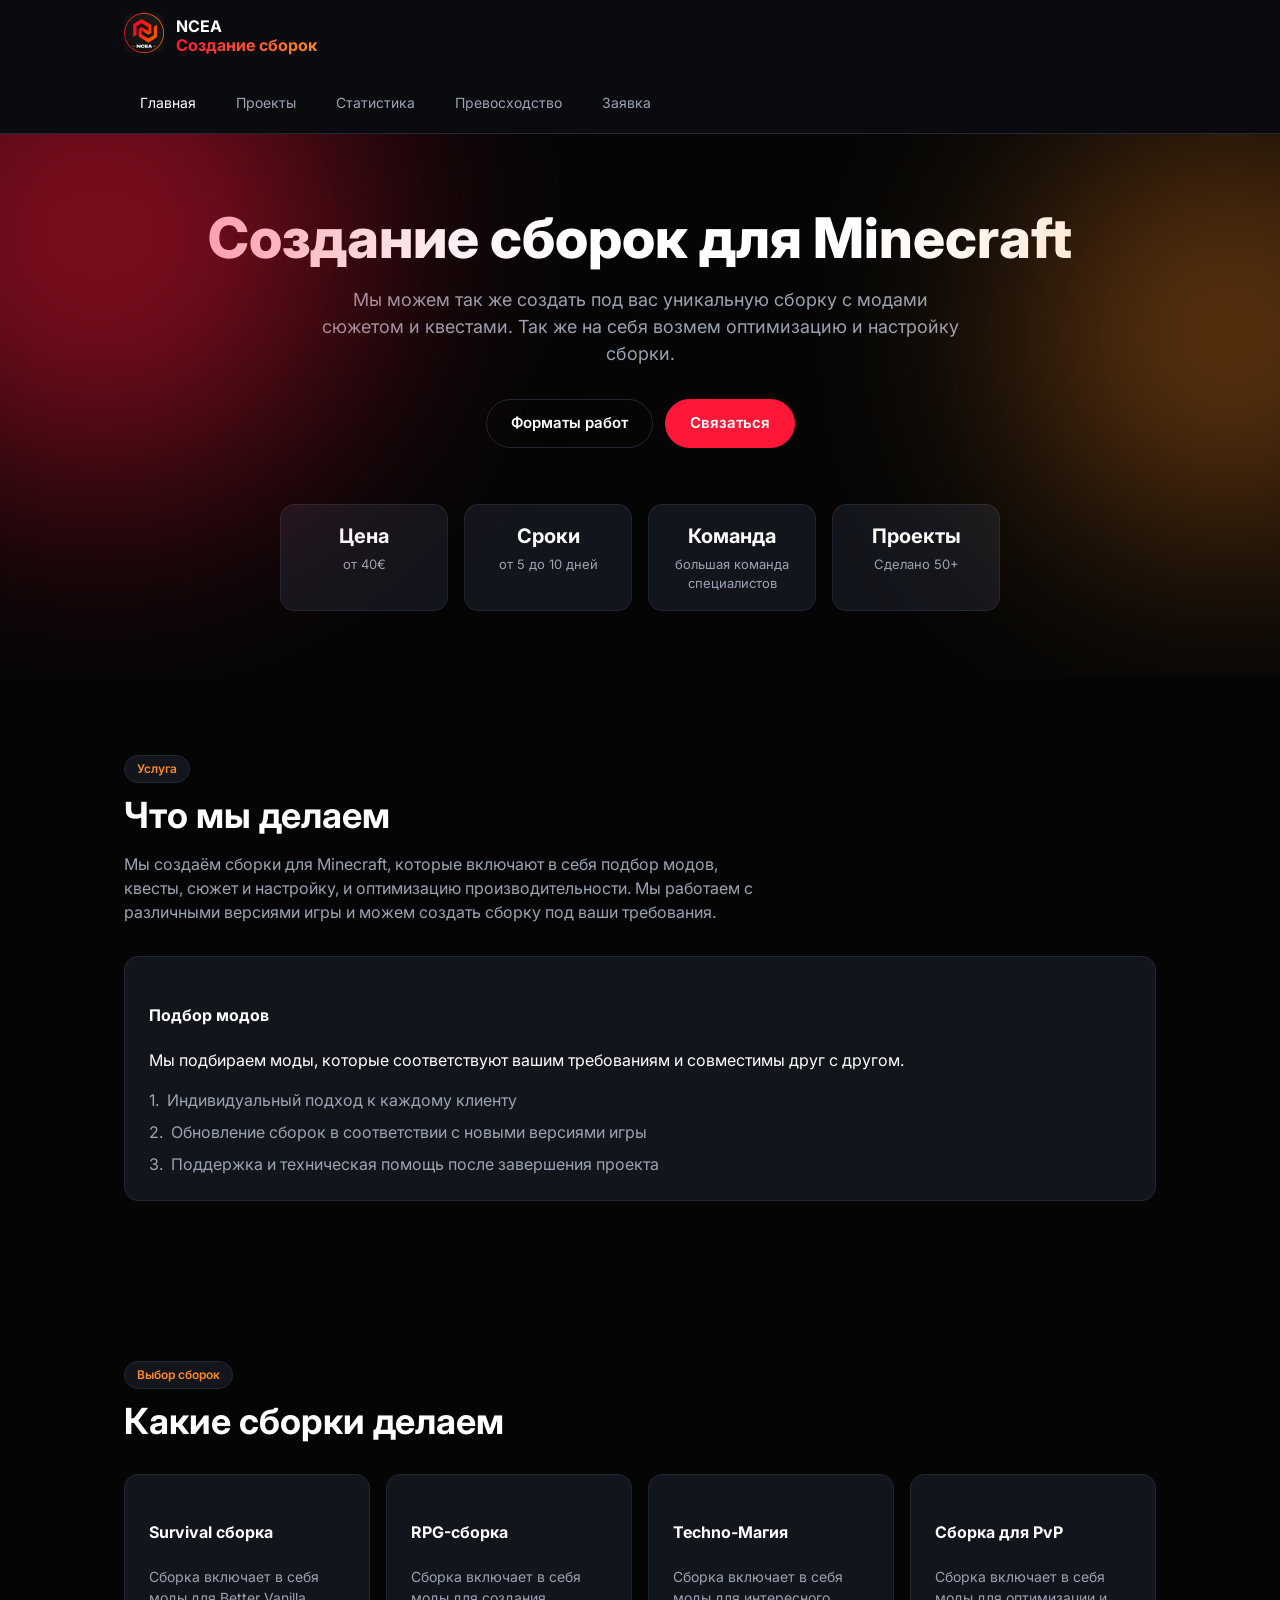
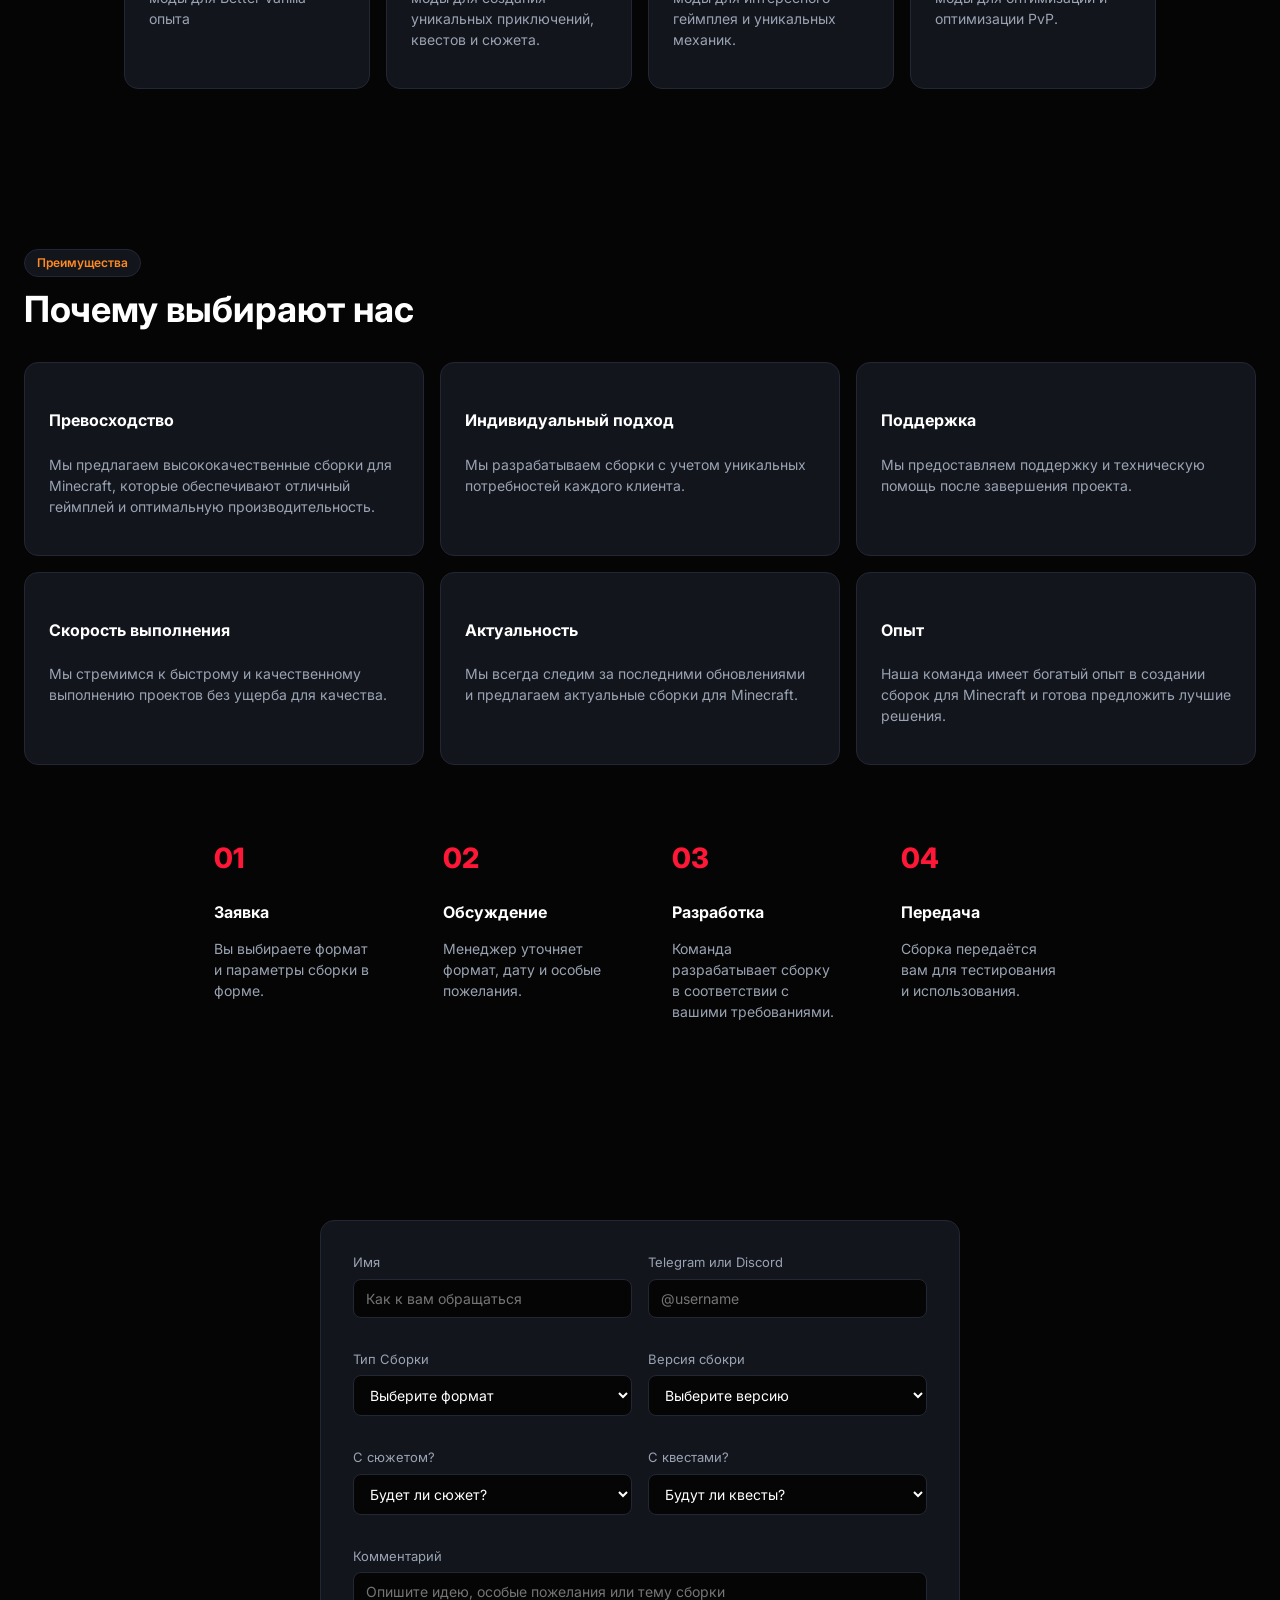
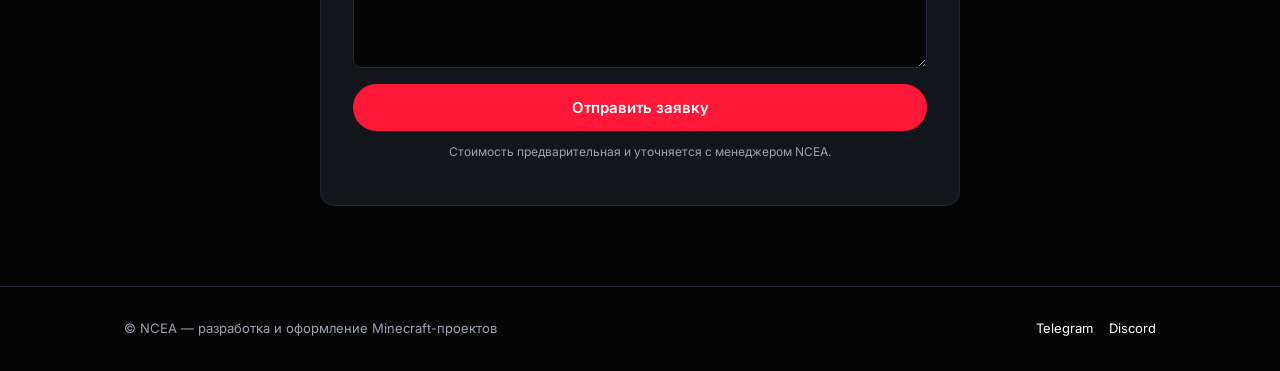
<file: index.html>
<!DOCTYPE html>
<html lang="ru">
<head>
  <meta charset="UTF-8">
  <meta name="viewport" content="width=device-width, initial-scale=1.0, viewport-fit=cover">
  <title>Заказать сборку — NCEA</title>
  <meta name="description" content="Создание сборки для Minecraft: подбор модов, настройка конфигурации, оптимизация производительности.">
  <link rel="preconnect" href="https://fonts.googleapis.com">
  <link rel="preconnect" href="https://fonts.gstatic.com" crossorigin>
  <link href="https://fonts.googleapis.com/css2?family=Inter:wght@400;500;700;800&display=swap" rel="stylesheet">
  <link rel="stylesheet" href="main.css">
</head>
<body>
    <header class="site-header">
        <div class="nv-header">
            <div class="nv-bar">
                <a href="#" class="nv-logo">
                    <span class="nv-logo-icon"><img src="Logo.jpg" alt="NCEA Logo"></span>
                    <span class="nv-logo-text">NCEA<br><span class="text-gradient">Создание сборок</span></span>
                </a>
            </div>
                <nav class="nv-list" id="nv-list">
                    <span class="nv-pill" id="nv-pill"></span>
                    <a href="#hero" class="nv-item is-active">Главная</a>
                    <a href="#portfolio" class="nv-item">Проекты</a>
                    <a href="#stats" class="nv-item">Статистика</a>
                    <a href="#excellence" class="nv-item">Превосходство</a>
                    <a href="#contact" class="nv-item">Заявка</a>
                </nav>
                </div>
                <div class="nv-mobile" id="nv-mobile">
                    <a href="#hero" class="nv-mobile-item">Главная</a>
                    <a href="#portfolio" class="nv-mobile-item">Проекты</a>
                    <a href="#stats" class="nv-mobile-item">Статистика</a>
                    <a href="#excellence" class="nv-mobile-item">Превосходство</a>
                    <a href="#contact" class="nv-mobile-item">Заявка</a>
                </div>
            </div>
    </header>
    <section class="hero" id="hero">
    <div class="wrap">
            <h1>Создание сборок для Minecraft</h1>
            <p class="hero-text">Мы можем так же создать под вас уникальную сборку с модами сюжетом и квестами. Так же на себя возмем оптимизацию и настройку сборки.</p>
            
        
        <div class="hero-btn">
            <a href="#contact">Форматы работ</a>
            <a href="#contact" class="btn btn-primary">Связаться</a>
        </div>
        <div class="hero_stats">
            <div class="stats"><b>Цена</b><span>от 40€</span></div>
            <div class="stats"><b>Сроки</b><span>от 5 до 10 дней</span></div>
            <div class="stats"><b>Команда</b><span>большая команда специалистов</span></div>
            <div class="stats"><b>Проекты</b><span>Сделано 50+</span></div>
        </div>
    </div>
    </section>
    <section id="about">
        <div class="wrap">
            <div class="about-text reveal">
                <span class="about-tag">Услуга</span>
                <h2 class="about-title">Что мы делаем</h2>
                <p class="about-description">Мы создаём сборки для Minecraft, которые включают в себя подбор модов, квесты, сюжет и настройку, и оптимизацию производительности. Мы работаем с различными версиями игры и можем создать сборку под ваши требования.</p>

            </div>
            <div class="about-grid" id="stats">
                <div class="about-card reveal">
                    <h4>Подбор модов</h4>
                    <p>Мы подбираем моды, которые соответствуют вашим требованиям и совместимы друг с другом.</p>
                    <ul class="about-list">
                        <li><span class="icon">1.</span> Индивидуальный подход к каждому клиенту</li>
                        <li><span class="icon">2.</span> Обновление сборок в соответствии с новыми версиями игры</li>
                        <li><span class="icon">3.</span> Поддержка и техническая помощь после завершения проекта</li>
                    </ul>

                </div>
            </div>
        </div>

    </section>
    <section id="portfolio">
        <div class="wrap">
            <span class="portfolio-tag">Выбор сборок</span>
            <div class="portfolio-grid">
                <h2 class="portfolio-title">Какие сборки делаем</h2>
                <div class="portfolio-card reveal">
                    <h4>Survival сборка</h4>
                    <p>Сборка включает в себя моды для Better Vanilla опыта</p>
                </div>
                <div class="portfolio-card reveal">
                    <h4>RPG-сборка</h4>
                    <p>Сборка включает в себя моды для создания уникальных приключений, квестов и сюжета.</p>
                </div>
                <div class="portfolio-card reveal">
                    <h4>Techno-Магия</h4>
                    <p>Сборка включает в себя моды для интересного геймплея и уникальных механик.</p>
                </div>
                <div class="portfolio-card reveal">
                    <h4>Сборка для PvP</h4>
                    <p>Сборка включает в себя моды для оптимизации и оптимизации PvP.</p>
                </div>
            </div>
        </div>

    </section>
    <section id="excellence">
    <div class="wrap"></div>
        <div class="exce-grid">
            <div class="exce-text reveal">
            <span class="exce-tag">Преимущества</span>
            <h2 class="exce-title">Почему выбирают нас</h2>
            </div>
            <div class="exce-card">
                <h4>Превосходство</h4>
                <p>Мы предлагаем высококачественные сборки для Minecraft, которые обеспечивают отличный геймплей и оптимальную производительность.</p>
            </div>
            <div class="exce-card">
                <h4>Индивидуальный подход</h4>
                <p>Мы разрабатываем сборки с учетом уникальных потребностей каждого клиента.</p>
            </div>
            <div class="exce-card">
                <h4>Поддержка</h4>
                <p>Мы предоставляем поддержку и техническую помощь после завершения проекта.</p>
            </div>
            <div class="exce-card">
                <h4>Скорость выполнения</h4>
                <p>Мы стремимся к быстрому и качественному выполнению проектов без ущерба для качества.</p>
            </div>
            <div class="exce-card">
                <h4>Актуальность</h4>
                <p>Мы всегда следим за последними обновлениями и предлагаем актуальные сборки для Minecraft.</p>
            </div>
            <div class="exce-card">
                <h4>Опыт</h4>
                <p>Наша команда имеет богатый опыт в создании сборок для Minecraft и готова предложить лучшие решения.</p>
            </div>
        </div>
        <div class="process-wrapper">
            <div class="exce-process step">
                <div class="n">01</div>
                <h4>Заявка</h4>
                <p>Вы выбираете формат и параметры сборки в форме.</p>
            </div>
            <div class="exce-process step">
                <div class="n">02</div>
                <h4>Обсуждение</h4>
                <p>Менеджер уточняет формат, дату и особые пожелания.</p>
            </div>
            <div class="exce-process step">
                <div class="n">03</div>
                <h4>Разработка</h4>
                <p>Команда разрабатывает сборку в соответствии с вашими требованиями.</p>
            </div>
            <div class="exce-process step">
                <div class="n">04</div>
                <h4>Передача</h4>
                <p>Сборка передаётся вам для тестирования и использования.</p>
            </div>
        </div>
    </div>

        </section>
    <section id="contact">
        <div class="wrap">
            <div class="contact-form">
                <form id="order-form">
        <div class="row2">
          <div class="field">
            <label for="name">Имя</label>
            <input id="name" name="name" type="text" placeholder="Как к вам обращаться" required>
          </div>
          <div class="field">
            <label for="contact-info">Telegram или Discord</label>
            <input id="contact-info" name="contact" type="text" placeholder="@username" required>
          </div>
        </div>

        <div class="row2">
          <div class="field">
            <label for="type">Тип Сборки</label>
            <select id="type" name="type" required>
              <option value="">Выберите формат</option>
              <option>Survival сборка</option>
              <option>RPG-сборка</option>
              <option>Techno-Магия</option>
              <option>Сборка для PvP</option>
            </select>
          </div>
          <div class="field">
            <label for="version">Версия сбокри</label>
            <select id="version" name="version" required>
              <option value="">Выберите версию</option>
              <option>1.7.10</option>
              <option>1.8.9</option>
              <option>1.12.2</option>
              <option>1.16.5</option>
              <option>1.18.2</option>
              <option>1.19.4</option>
              <option>1.20.1</option>
              <option>1.20.4</option>
              <option>1.21</option>
              <option>1.21.4 latest</option>
            </select>
          </div>
        </div>

        <div class="row2">
          <div class="field">
            <label for="version">С сюжетом?</label>
            <select id="story" name="story" required>
              <option value="">Будет ли сюжет?</option>
                <option>да</option>
                <option>Нет</option>
            </select>
          </div>
            <div class="field">
                <label for="version">С квестами?</label>
                <select id="quest" name="quest" required>
                <option value="">Будут ли квесты?</option>
                    <option>да</option>
                    <option>Нет</option>
                </select>
            </div>
        </div>

        <div class="field">
          <label for="comment">Комментарий</label>
          <textarea id="comment" name="comment" placeholder="Опишите идею, особые пожелания или тему сборки"></textarea>
        </div>

        <button type="submit" class="submit-btn">Отправить заявку</button>
        <p class="form-note">Стоимость предварительная и уточняется с менеджером NCEA.</p>
        <div class="success-box" id="success-box">✓ Заявка отправлена. Менеджер свяжется с вами в ближайшее время.</div>
      </form>
    </div>
  </div>
</section>
        <footer>
  <div class="wrap">
    <span class="fmuted">© NCEA — разработка и оформление Minecraft-проектов</span>
    <div class="flinks">
      <a href="https://t.me/" target="_blank" rel="noopener">Telegram</a>
      <a href="#" target="_blank" rel="noopener">Discord</a>
    </div>
  </div>
</footer>
<script src="script.js"></script>
</body>
</html>
</file>
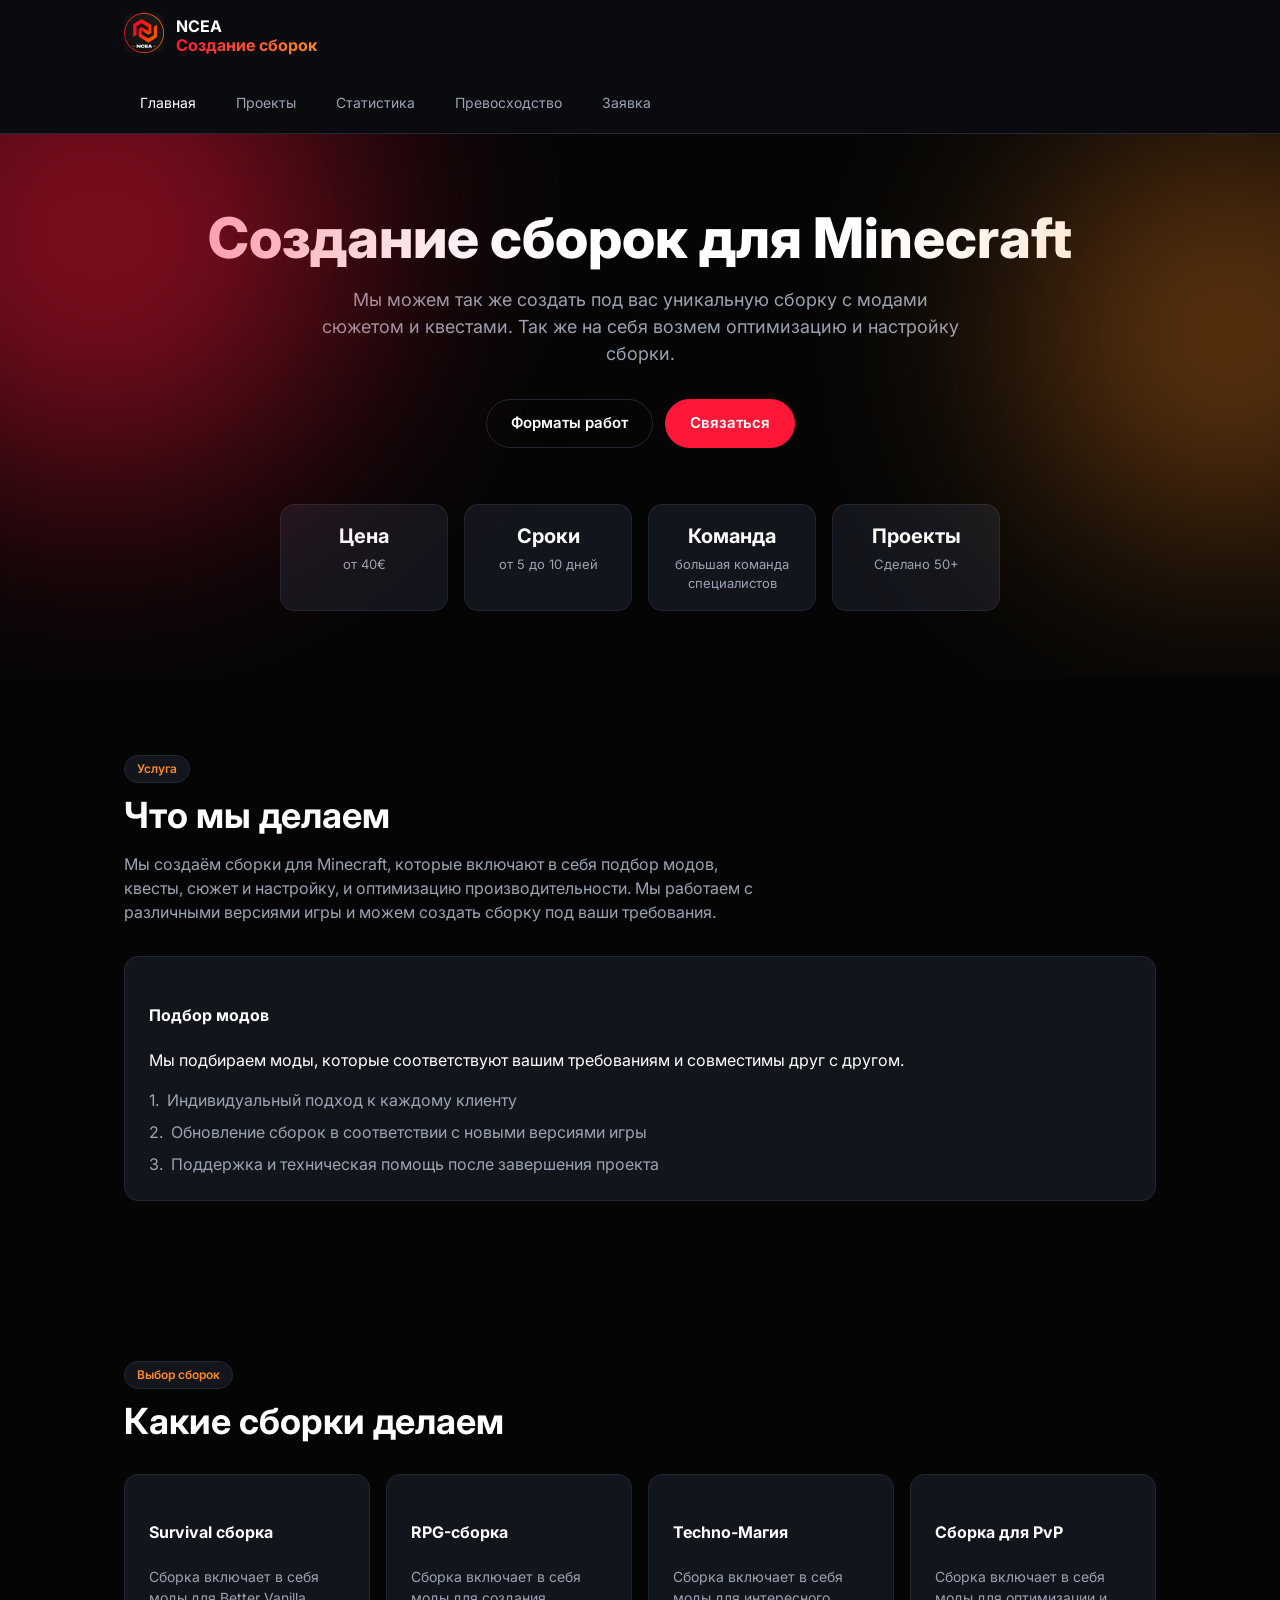
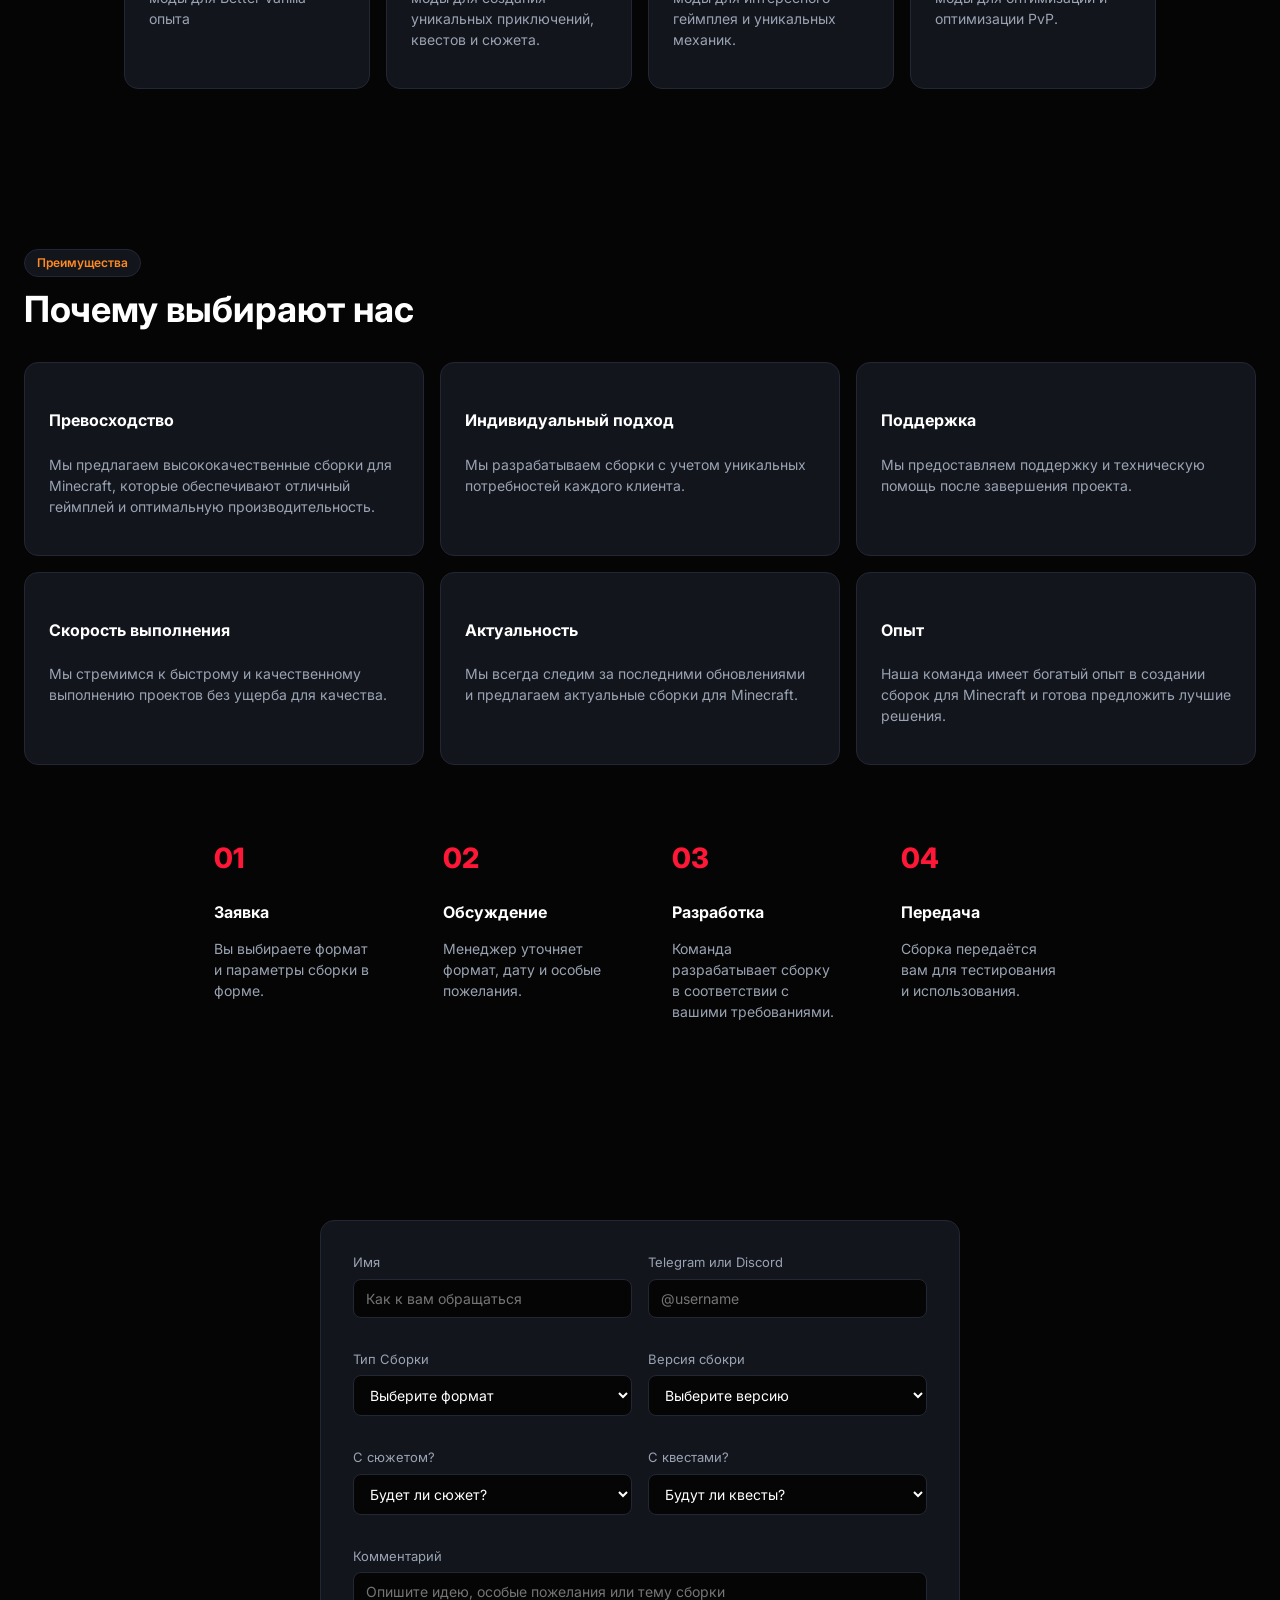
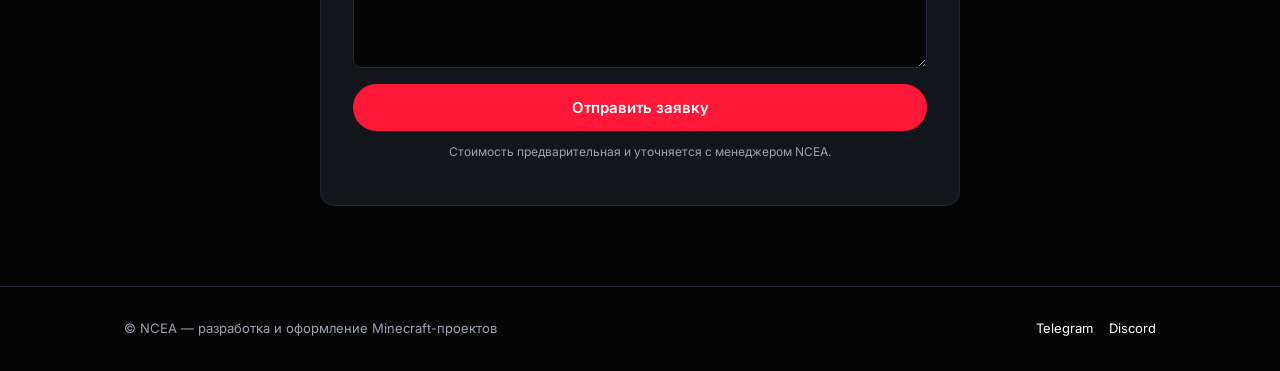
<file: directory-1/main.html>
<!DOCTYPE html>
<html lang="ru">
<head>
  <meta charset="UTF-8">
  <meta name="viewport" content="width=device-width, initial-scale=1.0, viewport-fit=cover">
  <title>Заказать сборку — NCEA</title>
  <meta name="description" content="Создание сборки для Minecraft: подбор модов, настройка конфигурации, оптимизация производительности.">
  <link rel="preconnect" href="https://fonts.googleapis.com">
  <link rel="preconnect" href="https://fonts.gstatic.com" crossorigin>
  <link href="https://fonts.googleapis.com/css2?family=Inter:wght@400;500;700;800&display=swap" rel="stylesheet">
  <link rel="stylesheet" href="../css/main.css">
</head>
<body>
    <header class="site-header">
        <div class="nv-header">
            <div class="nv-bar">
                <a href="#" class="nv-logo">
                    <span class="nv-logo-icon"><img src="../img/Logo.jpg" alt="NCEA Logo"></span>
                    <span class="nv-logo-text">NCEA<br><span class="text-gradient">Создание сборок</span></span>
                </a>
            </div>
                <nav class="nv-list" id="nv-list">
                    <span class="nv-pill" id="nv-pill"></span>
                    <a href="#hero" class="nv-item is-active">Главная</a>
                    <a href="#portfolio" class="nv-item">Проекты</a>
                    <a href="#stats" class="nv-item">Статистика</a>
                    <a href="#excellence" class="nv-item">Превосходство</a>
                    <a href="#contact" class="nv-item">Заявка</a>
                </nav>
                </div>
                <div class="nv-mobile" id="nv-mobile">
                    <a href="#hero" class="nv-mobile-item">Главная</a>
                    <a href="#portfolio" class="nv-mobile-item">Проекты</a>
                    <a href="#stats" class="nv-mobile-item">Статистика</a>
                    <a href="#excellence" class="nv-mobile-item">Превосходство</a>
                    <a href="#contact" class="nv-mobile-item">Заявка</a>
                </div>
            </div>
    </header>
    <section class="hero" id="hero">
    <div class="wrap">
            <h1>Создание сборок для Minecraft</h1>
            <p class="hero-text">Мы можем так же создать под вас уникальную сборку с модами сюжетом и квестами. Так же на себя возмем оптимизацию и настройку сборки.</p>
            
        
        <div class="hero-btn">
            <a href="#contact">Форматы работ</a>
            <a href="#contact" class="btn btn-primary">Связаться</a>
        </div>
        <div class="hero_stats">
            <div class="stats"><b>Цена</b><span>от 40€</span></div>
            <div class="stats"><b>Сроки</b><span>от 5 до 10 дней</span></div>
            <div class="stats"><b>Команда</b><span>большая команда специалистов</span></div>
            <div class="stats"><b>Проекты</b><span>Сделано 50+</span></div>
        </div>
    </div>
    </section>
    <section id="about">
        <div class="wrap">
            <div class="about-text reveal">
                <span class="about-tag">Услуга</span>
                <h2 class="about-title">Что мы делаем</h2>
                <p class="about-description">Мы создаём сборки для Minecraft, которые включают в себя подбор модов, квесты, сюжет и настройку, и оптимизацию производительности. Мы работаем с различными версиями игры и можем создать сборку под ваши требования.</p>

            </div>
            <div class="about-grid" id="stats">
                <div class="about-card reveal">
                    <h4>Подбор модов</h4>
                    <p>Мы подбираем моды, которые соответствуют вашим требованиям и совместимы друг с другом.</p>
                    <ul class="about-list">
                        <li><span class="icon">1.</span> Индивидуальный подход к каждому клиенту</li>
                        <li><span class="icon">2.</span> Обновление сборок в соответствии с новыми версиями игры</li>
                        <li><span class="icon">3.</span> Поддержка и техническая помощь после завершения проекта</li>
                    </ul>

                </div>
            </div>
        </div>

    </section>
    <section id="portfolio">
        <div class="wrap">
            <span class="portfolio-tag">Выбор сборок</span>
            <div class="portfolio-grid">
                <h2 class="portfolio-title">Какие сборки делаем</h2>
                <div class="portfolio-card reveal">
                    <h4>Survival сборка</h4>
                    <p>Сборка включает в себя моды для Better Vanilla опыта</p>
                </div>
                <div class="portfolio-card reveal">
                    <h4>RPG-сборка</h4>
                    <p>Сборка включает в себя моды для создания уникальных приключений, квестов и сюжета.</p>
                </div>
                <div class="portfolio-card reveal">
                    <h4>Techno-Магия</h4>
                    <p>Сборка включает в себя моды для интересного геймплея и уникальных механик.</p>
                </div>
                <div class="portfolio-card reveal">
                    <h4>Сборка для PvP</h4>
                    <p>Сборка включает в себя моды для оптимизации и оптимизации PvP.</p>
                </div>
            </div>
        </div>

    </section>
    <section id="excellence">
    <div class="wrap"></div>
        <div class="exce-grid">
            <div class="exce-text reveal">
            <span class="exce-tag">Преимущества</span>
            <h2 class="exce-title">Почему выбирают нас</h2>
            </div>
            <div class="exce-card">
                <h4>Превосходство</h4>
                <p>Мы предлагаем высококачественные сборки для Minecraft, которые обеспечивают отличный геймплей и оптимальную производительность.</p>
            </div>
            <div class="exce-card">
                <h4>Индивидуальный подход</h4>
                <p>Мы разрабатываем сборки с учетом уникальных потребностей каждого клиента.</p>
            </div>
            <div class="exce-card">
                <h4>Поддержка</h4>
                <p>Мы предоставляем поддержку и техническую помощь после завершения проекта.</p>
            </div>
            <div class="exce-card">
                <h4>Скорость выполнения</h4>
                <p>Мы стремимся к быстрому и качественному выполнению проектов без ущерба для качества.</p>
            </div>
            <div class="exce-card">
                <h4>Актуальность</h4>
                <p>Мы всегда следим за последними обновлениями и предлагаем актуальные сборки для Minecraft.</p>
            </div>
            <div class="exce-card">
                <h4>Опыт</h4>
                <p>Наша команда имеет богатый опыт в создании сборок для Minecraft и готова предложить лучшие решения.</p>
            </div>
        </div>
        <div class="process-wrapper">
            <div class="exce-process step">
                <div class="n">01</div>
                <h4>Заявка</h4>
                <p>Вы выбираете формат и параметры сборки в форме.</p>
            </div>
            <div class="exce-process step">
                <div class="n">02</div>
                <h4>Обсуждение</h4>
                <p>Менеджер уточняет формат, дату и особые пожелания.</p>
            </div>
            <div class="exce-process step">
                <div class="n">03</div>
                <h4>Разработка</h4>
                <p>Команда разрабатывает сборку в соответствии с вашими требованиями.</p>
            </div>
            <div class="exce-process step">
                <div class="n">04</div>
                <h4>Передача</h4>
                <p>Сборка передаётся вам для тестирования и использования.</p>
            </div>
        </div>
    </div>

        </section>
    <section id="contact">
        <div class="wrap">
            <div class="contact-form">
                <form id="order-form">
        <div class="row2">
          <div class="field">
            <label for="name">Имя</label>
            <input id="name" name="name" type="text" placeholder="Как к вам обращаться" required>
          </div>
          <div class="field">
            <label for="contact-info">Telegram или Discord</label>
            <input id="contact-info" name="contact" type="text" placeholder="@username" required>
          </div>
        </div>

        <div class="row2">
          <div class="field">
            <label for="type">Тип Сборки</label>
            <select id="type" name="type" required>
              <option value="">Выберите формат</option>
              <option>Survival сборка</option>
              <option>RPG-сборка</option>
              <option>Techno-Магия</option>
              <option>Сборка для PvP</option>
            </select>
          </div>
          <div class="field">
            <label for="version">Версия сбокри</label>
            <select id="version" name="version" required>
              <option value="">Выберите версию</option>
              <option>1.7.10</option>
              <option>1.8.9</option>
              <option>1.12.2</option>
              <option>1.16.5</option>
              <option>1.18.2</option>
              <option>1.19.4</option>
              <option>1.20.1</option>
              <option>1.20.4</option>
              <option>1.21</option>
              <option>1.21.4 latest</option>
            </select>
          </div>
        </div>

        <div class="row2">
          <div class="field">
            <label for="version">С сюжетом?</label>
            <select id="story" name="story" required>
              <option value="">Будет ли сюжет?</option>
                <option>да</option>
                <option>Нет</option>
            </select>
          </div>
            <div class="field">
                <label for="version">С квестами?</label>
                <select id="quest" name="quest" required>
                <option value="">Будут ли квесты?</option>
                    <option>да</option>
                    <option>Нет</option>
                </select>
            </div>
        </div>

        <div class="field">
          <label for="comment">Комментарий</label>
          <textarea id="comment" name="comment" placeholder="Опишите идею, особые пожелания или тему сборки"></textarea>
        </div>

        <button type="submit" class="submit-btn">Отправить заявку</button>
        <p class="form-note">Стоимость предварительная и уточняется с менеджером NCEA.</p>
        <div class="success-box" id="success-box">✓ Заявка отправлена. Менеджер свяжется с вами в ближайшее время.</div>
      </form>
    </div>
  </div>
</section>
        <footer>
  <div class="wrap">
    <span class="fmuted">© NCEA — разработка и оформление Minecraft-проектов</span>
    <div class="flinks">
      <a href="https://t.me/" target="_blank" rel="noopener">Telegram</a>
      <a href="#" target="_blank" rel="noopener">Discord</a>
    </div>
  </div>
</footer>
<script src="../js/script.js"></script>
</body>
</html>
</file>
<file: main.css>
:root {
  --bg: #050505;
  --bg-soft: #12151c;
  --text: #ffffff;
  --text-muted: #9aa3b2;
  --accent: #ff1738;
  --accent-2: #ff8a22;
  --border: #232733;
  --radius: 14px;
}

* { box-sizing: border-box; }

body {
  margin: 0;
  font-family: "Inter", system-ui, sans-serif;
  background: var(--bg);
  color: var(--text);
  line-height: 1.5;
  overflow-x: hidden;
}

a { color: inherit; text-decoration: none; }
ul { padding-left: 0; margin: 0; list-style: none; }
button { font-family: inherit; cursor: pointer; }

.wrap {
  max-width: 1080px;
  margin: 0 auto;
  padding: 0 24px;
}

section { padding: 80px 0; }

h1, h2 { line-height: 1.15; margin: 0 0 16px; }
h1 { font-size: clamp(32px, 5vw, 56px); font-weight: 800; }
h2 { font-size: clamp(24px, 3vw, 36px); font-weight: 700; }

.text-gradient {
  background: linear-gradient(90deg, var(--accent), var(--accent-2));
  -webkit-background-clip: text;
  background-clip: text;
  color: transparent;
}

/* Header */
.site-header {
  position: sticky;
  top: 0;
  z-index: 100;
  background: rgba(11, 13, 18, 0.85);
  backdrop-filter: blur(10px);
  border-bottom: 1px solid var(--border);
}

.nv-header { max-width: 1080px; margin: 0 auto; padding: 0 24px; }

.nv-bar {
  display: flex;
  align-items: center;
  justify-content: space-between;
  height: 72px;
}

.nv-logo { display: flex; align-items: center; gap: 12px; }
.nv-logo-icon img { width: 40px; height: 40px; border-radius: 8px; object-fit: cover; }
.nv-logo-text { font-weight: 700; line-height: 1.2; }

.nv-list {
  position: relative;
  display: flex;
  gap: 8px;
  margin: 12px 0;
}

.nv-item {
  padding: 8px 16px;
  border-radius: 999px;
  color: var(--text-muted);
  font-size: 14px;
  transition: color 0.2s;
}

.nv-item.is-active,
.nv-item:hover { color: var(--text); }

.nv-pill { display: none; }

.nv-right { display: flex; align-items: center; gap: 16px; }

.nv-cta {
  padding: 10px 20px;
  border-radius: 999px;
  background: var(--accent);
  font-size: 14px;
  font-weight: 600;
}

.nv-toggle {
  display: none;
  flex-direction: column;
  gap: 4px;
  width: 32px;
  height: 32px;
  border: none;
  background: none;
  align-items: center;
  justify-content: center;
}

.nv-toggle-bar {
  width: 20px;
  height: 2px;
  background: var(--text);
  transition: transform 0.2s, opacity 0.2s;
}

.nv-mobile {
  display: none;
  flex-direction: column;
  gap: 4px;
  padding: 8px 0 16px;
}

.nv-mobile-item {
  padding: 12px 8px;
  border-radius: 8px;
  color: var(--text-muted);
}

.nv-mobile-item:hover { background: var(--bg-soft); color: var(--text); }

.site-header.is-open .nv-mobile { display: flex; }
.site-header.is-open .nv-toggle-bar:nth-child(1) { transform: translateY(6px) rotate(45deg); }
.site-header.is-open .nv-toggle-bar:nth-child(2) { opacity: 0; }
.site-header.is-open .nv-toggle-bar:nth-child(3) { transform: translateY(-6px) rotate(-45deg); }

.hero { 
  padding-top: 72px;
  padding-bottom: 64px;
  text-align: center; 
  position: relative;
  overflow: hidden;
}
.hero::before {
  content: '';
  position: absolute;
  width: 500px;
  height: 500px;
  background: #ff1738;
  border-radius: 50%;
  filter: blur(120px);
  opacity: 0.5;
  top: -150px;
  left: -150px;
  z-index: 0;
}
.hero::after {
  content: '';
  position: absolute;
  width: 400px;
  height: 400px;
  background: #ff8a22;
  border-radius: 50%;
  filter: blur(120px);
  opacity: 0.4;
  top: 0;
  right: -150px;
  z-index: 0;
}
.hero-text {
  max-width: 640px;
  margin: 0 auto 32px;
  color: var(--text-muted);
  font-size: 18px;
}

.hero-btn { display: flex; gap: 12px; justify-content: center; margin-bottom: 56px; }

.btn, .hero-btn a {
  padding: 12px 24px;
  border-radius: 999px;
  font-weight: 600;
  font-size: 15px;
  border: 1px solid var(--border);
}

.btn-primary, .hero-btn a.btn-primary {
  background: var(--accent);
  border-color: var(--accent);
}

.hero_stats {
  display: grid;
  grid-template-columns: repeat(4, 1fr);
  gap: 16px;
  max-width: 720px;
  margin: 0 auto;
}

.stats, .mini-stats {
  padding: 16px;
  background: var(--bg-soft);
  border: 1px solid var(--border);
  border-radius: var(--radius);
  display: flex;
  flex-direction: column;
  gap: 4px;
}

.stats b, .mini-stats b { font-size: 20px; }
.stats span, .mini-stats span { color: var(--text-muted); font-size: 13px; }

.about-tag, .portfolio-tag, .exce-tag, .contact-tag {
  display: inline-block;
  padding: 4px 12px;
  border-radius: 999px;
  background: var(--bg-soft);
  border: 1px solid var(--border);
  color: var(--accent-2);
  font-size: 12px;
  font-weight: 600;
  margin-bottom: 12px;
}

.about-description { color: var(--text-muted); max-width: 640px; }

.about-grid {
  display: grid;
  grid-template-columns: repeat(auto-fit, minmax(200px, 1fr));
  gap: 16px;
  margin-top: 32px;
}

.about-card {
  grid-column: 1 / -1;
  padding: 24px;
  background: var(--bg-soft);
  border: 1px solid var(--border);
  border-radius: var(--radius);
}

.about-list li {
  display: flex;
  gap: 8px;
  color: var(--text-muted);
  margin-top: 8px;
}

.portfolio-grid {
  display: grid;
  grid-template-columns: repeat(auto-fit, minmax(220px, 1fr));
  gap: 16px;
}

.portfolio-title { grid-column: 1 / -1; }

.portfolio-card {
  padding: 24px;
  background: var(--bg-soft);
  border: 1px solid var(--border);
  border-radius: var(--radius);
}

.portfolio-card p { color: var(--text-muted); font-size: 14px; }

.exce-grid {
  display: grid;
  grid-template-columns: repeat(3, 1fr);
  gap: 16px;
  max-width: 100%;
  margin: 0 auto;
  padding: 0 24px;
  box-sizing: border-box;
}

.exce-text { grid-column: 1 / -1; }

.exce-card {
  padding: 24px;
  background: var(--bg-soft);
  border: 1px solid var(--border);
  border-radius: var(--radius);
 
}

.exce-card p { color: var(--text-muted); font-size: 14px; }

.process-wrapper {
  display: grid;
  grid-template-columns: repeat(4, 1fr);
  gap: 16px;
  margin-top: 48px;
  max-width: 900px;
  margin-left: auto;
  margin-right: auto;
}

.exce-process.step {
  padding: 24px;
}

.exce-process.step .n {
  font-size: 28px;
  font-weight: 800;
  color: var(--accent);
  margin-bottom: 8px;
}

.exce-process.step h4 {
  font-size: 16px;
  font-weight: 700;
  margin-bottom: 8px;
}

.exce-process.step p {
  color: var(--text-muted);
  font-size: 14px;
}

.contact-form {
  max-width: 640px;
  margin: 0 auto;
  padding: 32px;
  background: var(--bg-soft);
  border: 1px solid var(--border);
  border-radius: var(--radius);
}

.row2 {
  display: grid;
  grid-template-columns: 1fr 1fr;
  gap: 16px;
  margin-bottom: 16px;
}

.field { display: flex; flex-direction: column; gap: 6px; margin-bottom: 16px; }
.field label { font-size: 13px; color: var(--text-muted); }

.field input, .field select, .field textarea {
  padding: 10px 12px;
  border-radius: 8px;
  border: 1px solid var(--border);
  background: var(--bg);
  color: var(--text);
  font-family: inherit;
  font-size: 14px;
}

.field textarea { min-height: 96px; resize: vertical; }

.submit-btn {
  width: 100%;
  padding: 14px;
  border: none;
  border-radius: 999px;
  background: var(--accent);
  color: var(--text);
  font-weight: 600;
  font-size: 15px;
}

.form-note { margin-top: 12px; font-size: 12px; color: var(--text-muted); text-align: center; }

.success-box {
  display: none;
  margin-top: 16px;
  padding: 12px;
  border-radius: 8px;
  background: rgba(0, 212, 181, 0.12);
  border: 1px solid var(--accent-2);
  color: var(--accent-2);
  text-align: center;
  font-size: 14px;
}

.success-box.is-visible { display: block; }

footer { border-top: 1px solid var(--border); padding: 32px 0; }
footer .wrap {
  display: flex;
  flex-wrap: wrap;
  gap: 16px;
  justify-content: space-between;
  align-items: center;
}

.fmuted { color: var(--text-muted); font-size: 13px; }
.flinks { display: flex; gap: 16px; font-size: 13px; }
.flinks a:hover { color: var(--accent-2); }


.reveal { opacity: 0; transform: translateY(16px); transition: opacity 0.5s, transform 0.5s; }
.reveal.is-visible { opacity: 1; transform: none; }

@media (max-width: 860px) {
  .nv-list, .nv-right .nv-cta { 
    display: none;
 }
  .nv-toggle { 
    display: flex; 
  }
  .hero_stats {
   grid-template-columns: repeat(2, 1fr);
  }
  .row2 {
   grid-template-columns: 1fr; 
  }
  .hero::after {
    width: 200px;
    height: 200px;
    right: -80px;
  }
  .hero::before {
    width: 250px;
    height: 250px;
    left: -80px;
  }
  .exce-grid {
    grid-template-columns: 1fr;
  }
  
  .process-wrapper {
    grid-template-columns: 1fr 1fr;
  }
}
</file>
<file: css/main.css>
:root {
  --bg: #050505;
  --bg-soft: #12151c;
  --text: #ffffff;
  --text-muted: #9aa3b2;
  --accent: #ff1738;
  --accent-2: #ff8a22;
  --border: #232733;
  --radius: 14px;
}

* { box-sizing: border-box; }

body {
  margin: 0;
  font-family: "Inter", system-ui, sans-serif;
  background: var(--bg);
  color: var(--text);
  line-height: 1.5;
  overflow-x: hidden;
}

a { color: inherit; text-decoration: none; }
ul { padding-left: 0; margin: 0; list-style: none; }
button { font-family: inherit; cursor: pointer; }

.wrap {
  max-width: 1080px;
  margin: 0 auto;
  padding: 0 24px;
}

section { padding: 80px 0; }

h1, h2 { line-height: 1.15; margin: 0 0 16px; }
h1 { font-size: clamp(32px, 5vw, 56px); font-weight: 800; }
h2 { font-size: clamp(24px, 3vw, 36px); font-weight: 700; }

.text-gradient {
  background: linear-gradient(90deg, var(--accent), var(--accent-2));
  -webkit-background-clip: text;
  background-clip: text;
  color: transparent;
}

/* Header */
.site-header {
  position: sticky;
  top: 0;
  z-index: 100;
  background: rgba(11, 13, 18, 0.85);
  backdrop-filter: blur(10px);
  border-bottom: 1px solid var(--border);
}

.nv-header { max-width: 1080px; margin: 0 auto; padding: 0 24px; }

.nv-bar {
  display: flex;
  align-items: center;
  justify-content: space-between;
  height: 72px;
}

.nv-logo { display: flex; align-items: center; gap: 12px; }
.nv-logo-icon img { width: 40px; height: 40px; border-radius: 8px; object-fit: cover; }
.nv-logo-text { font-weight: 700; line-height: 1.2; }

.nv-list {
  position: relative;
  display: flex;
  gap: 8px;
  margin: 12px 0;
}

.nv-item {
  padding: 8px 16px;
  border-radius: 999px;
  color: var(--text-muted);
  font-size: 14px;
  transition: color 0.2s;
}

.nv-item.is-active,
.nv-item:hover { color: var(--text); }

.nv-pill { display: none; }

.nv-right { display: flex; align-items: center; gap: 16px; }

.nv-cta {
  padding: 10px 20px;
  border-radius: 999px;
  background: var(--accent);
  font-size: 14px;
  font-weight: 600;
}

.nv-toggle {
  display: none;
  flex-direction: column;
  gap: 4px;
  width: 32px;
  height: 32px;
  border: none;
  background: none;
  align-items: center;
  justify-content: center;
}

.nv-toggle-bar {
  width: 20px;
  height: 2px;
  background: var(--text);
  transition: transform 0.2s, opacity 0.2s;
}

.nv-mobile {
  display: none;
  flex-direction: column;
  gap: 4px;
  padding: 8px 0 16px;
}

.nv-mobile-item {
  padding: 12px 8px;
  border-radius: 8px;
  color: var(--text-muted);
}

.nv-mobile-item:hover { background: var(--bg-soft); color: var(--text); }

.site-header.is-open .nv-mobile { display: flex; }
.site-header.is-open .nv-toggle-bar:nth-child(1) { transform: translateY(6px) rotate(45deg); }
.site-header.is-open .nv-toggle-bar:nth-child(2) { opacity: 0; }
.site-header.is-open .nv-toggle-bar:nth-child(3) { transform: translateY(-6px) rotate(-45deg); }

.hero { 
  padding-top: 72px;
  padding-bottom: 64px;
  text-align: center; 
  position: relative;
  overflow: hidden;
}
.hero::before {
  content: '';
  position: absolute;
  width: 500px;
  height: 500px;
  background: #ff1738;
  border-radius: 50%;
  filter: blur(120px);
  opacity: 0.5;
  top: -150px;
  left: -150px;
  z-index: 0;
}
.hero::after {
  content: '';
  position: absolute;
  width: 400px;
  height: 400px;
  background: #ff8a22;
  border-radius: 50%;
  filter: blur(120px);
  opacity: 0.4;
  top: 0;
  right: -150px;
  z-index: 0;
}
.hero-text {
  max-width: 640px;
  margin: 0 auto 32px;
  color: var(--text-muted);
  font-size: 18px;
}

.hero-btn { display: flex; gap: 12px; justify-content: center; margin-bottom: 56px; }

.btn, .hero-btn a {
  padding: 12px 24px;
  border-radius: 999px;
  font-weight: 600;
  font-size: 15px;
  border: 1px solid var(--border);
}

.btn-primary, .hero-btn a.btn-primary {
  background: var(--accent);
  border-color: var(--accent);
}

.hero_stats {
  display: grid;
  grid-template-columns: repeat(4, 1fr);
  gap: 16px;
  max-width: 720px;
  margin: 0 auto;
}

.stats, .mini-stats {
  padding: 16px;
  background: var(--bg-soft);
  border: 1px solid var(--border);
  border-radius: var(--radius);
  display: flex;
  flex-direction: column;
  gap: 4px;
}

.stats b, .mini-stats b { font-size: 20px; }
.stats span, .mini-stats span { color: var(--text-muted); font-size: 13px; }

.about-tag, .portfolio-tag, .exce-tag, .contact-tag {
  display: inline-block;
  padding: 4px 12px;
  border-radius: 999px;
  background: var(--bg-soft);
  border: 1px solid var(--border);
  color: var(--accent-2);
  font-size: 12px;
  font-weight: 600;
  margin-bottom: 12px;
}

.about-description { color: var(--text-muted); max-width: 640px; }

.about-grid {
  display: grid;
  grid-template-columns: repeat(auto-fit, minmax(200px, 1fr));
  gap: 16px;
  margin-top: 32px;
}

.about-card {
  grid-column: 1 / -1;
  padding: 24px;
  background: var(--bg-soft);
  border: 1px solid var(--border);
  border-radius: var(--radius);
}

.about-list li {
  display: flex;
  gap: 8px;
  color: var(--text-muted);
  margin-top: 8px;
}

.portfolio-grid {
  display: grid;
  grid-template-columns: repeat(auto-fit, minmax(220px, 1fr));
  gap: 16px;
}

.portfolio-title { grid-column: 1 / -1; }

.portfolio-card {
  padding: 24px;
  background: var(--bg-soft);
  border: 1px solid var(--border);
  border-radius: var(--radius);
}

.portfolio-card p { color: var(--text-muted); font-size: 14px; }

.exce-grid {
  display: grid;
  grid-template-columns: repeat(3, 1fr);
  gap: 16px;
  max-width: 100%;
  margin: 0 auto;
  padding: 0 24px;
  box-sizing: border-box;
}

.exce-text { grid-column: 1 / -1; }

.exce-card {
  padding: 24px;
  background: var(--bg-soft);
  border: 1px solid var(--border);
  border-radius: var(--radius);
 
}

.exce-card p { color: var(--text-muted); font-size: 14px; }

.process-wrapper {
  display: grid;
  grid-template-columns: repeat(4, 1fr);
  gap: 16px;
  margin-top: 48px;
  max-width: 900px;
  margin-left: auto;
  margin-right: auto;
}

.exce-process.step {
  padding: 24px;
}

.exce-process.step .n {
  font-size: 28px;
  font-weight: 800;
  color: var(--accent);
  margin-bottom: 8px;
}

.exce-process.step h4 {
  font-size: 16px;
  font-weight: 700;
  margin-bottom: 8px;
}

.exce-process.step p {
  color: var(--text-muted);
  font-size: 14px;
}

.contact-form {
  max-width: 640px;
  margin: 0 auto;
  padding: 32px;
  background: var(--bg-soft);
  border: 1px solid var(--border);
  border-radius: var(--radius);
}

.row2 {
  display: grid;
  grid-template-columns: 1fr 1fr;
  gap: 16px;
  margin-bottom: 16px;
}

.field { display: flex; flex-direction: column; gap: 6px; margin-bottom: 16px; }
.field label { font-size: 13px; color: var(--text-muted); }

.field input, .field select, .field textarea {
  padding: 10px 12px;
  border-radius: 8px;
  border: 1px solid var(--border);
  background: var(--bg);
  color: var(--text);
  font-family: inherit;
  font-size: 14px;
}

.field textarea { min-height: 96px; resize: vertical; }

.submit-btn {
  width: 100%;
  padding: 14px;
  border: none;
  border-radius: 999px;
  background: var(--accent);
  color: var(--text);
  font-weight: 600;
  font-size: 15px;
}

.form-note { margin-top: 12px; font-size: 12px; color: var(--text-muted); text-align: center; }

.success-box {
  display: none;
  margin-top: 16px;
  padding: 12px;
  border-radius: 8px;
  background: rgba(0, 212, 181, 0.12);
  border: 1px solid var(--accent-2);
  color: var(--accent-2);
  text-align: center;
  font-size: 14px;
}

.success-box.is-visible { display: block; }

footer { border-top: 1px solid var(--border); padding: 32px 0; }
footer .wrap {
  display: flex;
  flex-wrap: wrap;
  gap: 16px;
  justify-content: space-between;
  align-items: center;
}

.fmuted { color: var(--text-muted); font-size: 13px; }
.flinks { display: flex; gap: 16px; font-size: 13px; }
.flinks a:hover { color: var(--accent-2); }


.reveal { opacity: 0; transform: translateY(16px); transition: opacity 0.5s, transform 0.5s; }
.reveal.is-visible { opacity: 1; transform: none; }

@media (max-width: 860px) {
  .nv-list, .nv-right .nv-cta { 
    display: none;
 }
  .nv-toggle { 
    display: flex; 
  }
  .hero_stats {
   grid-template-columns: repeat(2, 1fr);
  }
  .row2 {
   grid-template-columns: 1fr; 
  }
  .hero::after {
    width: 200px;
    height: 200px;
    right: -80px;
  }
  .hero::before {
    width: 250px;
    height: 250px;
    left: -80px;
  }
  .exce-grid {
    grid-template-columns: 1fr;
  }
  
  .process-wrapper {
    grid-template-columns: 1fr 1fr;
  }
}
</file>
